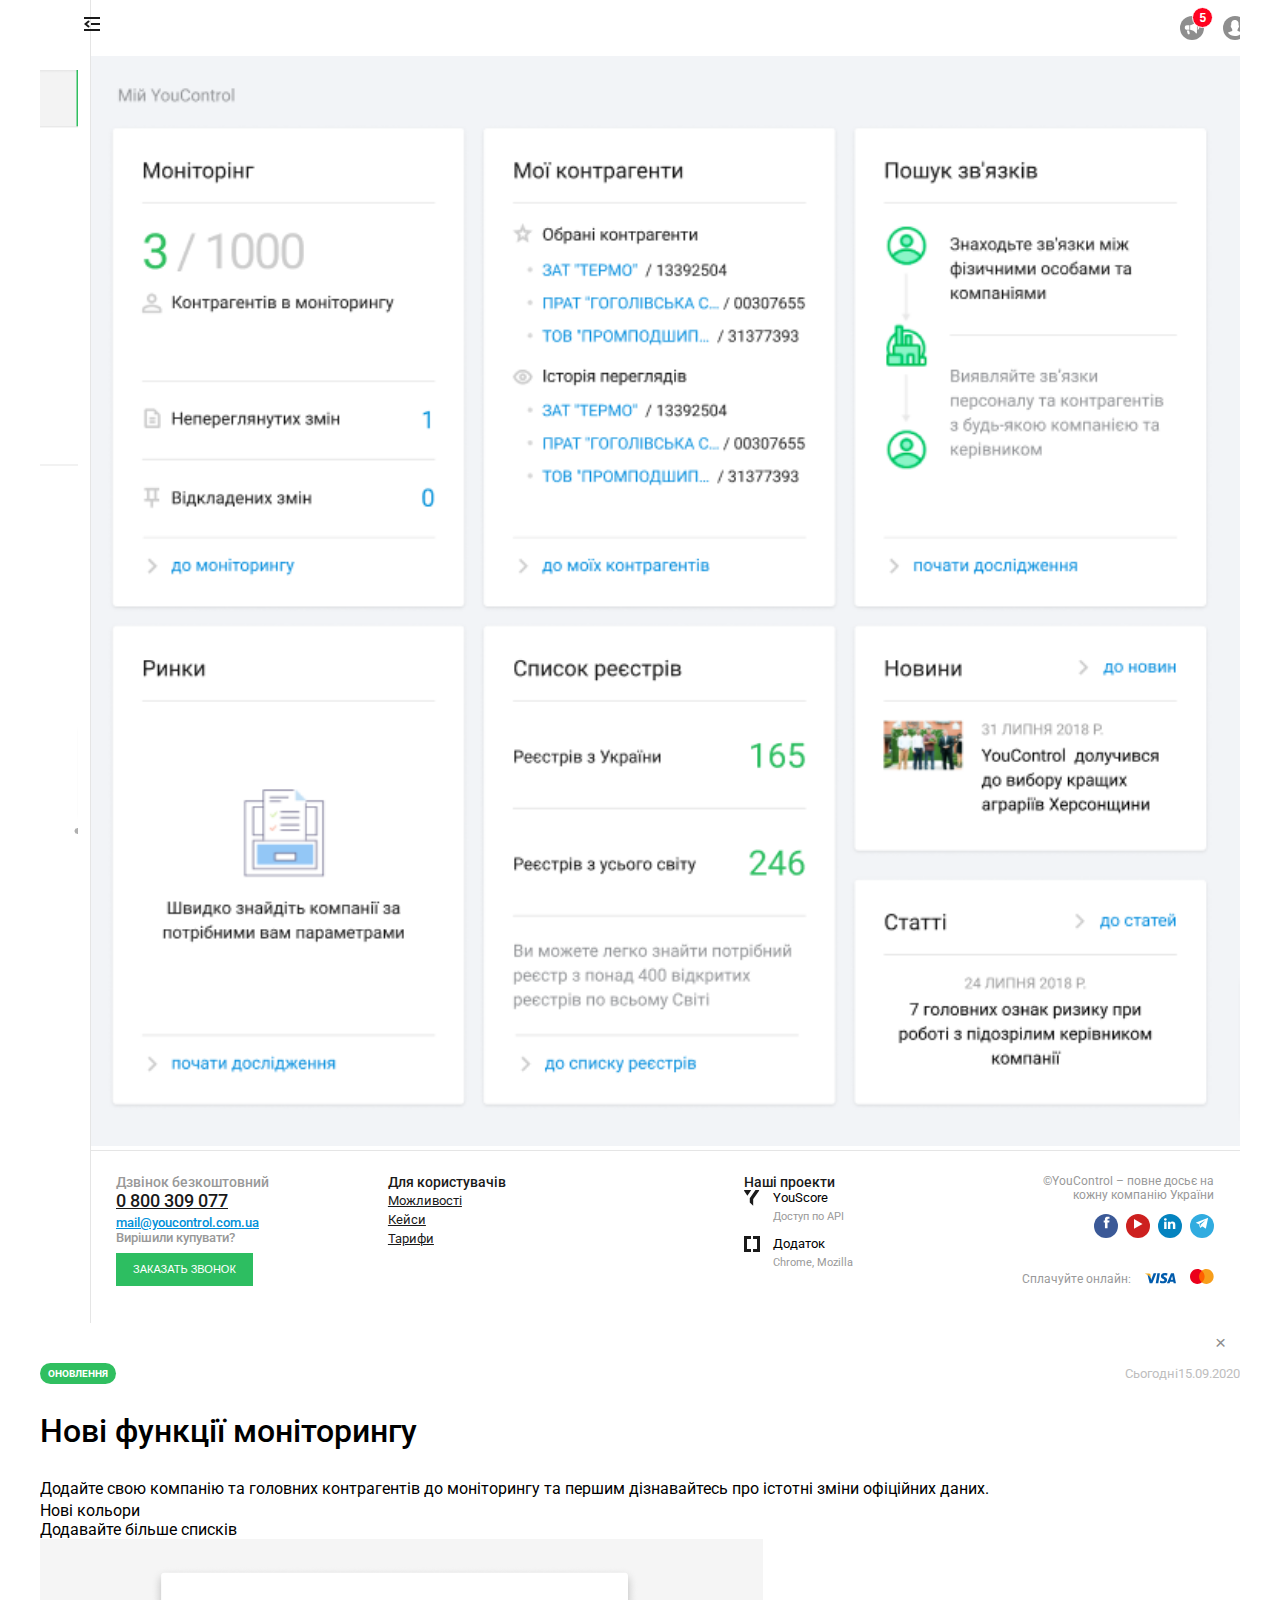
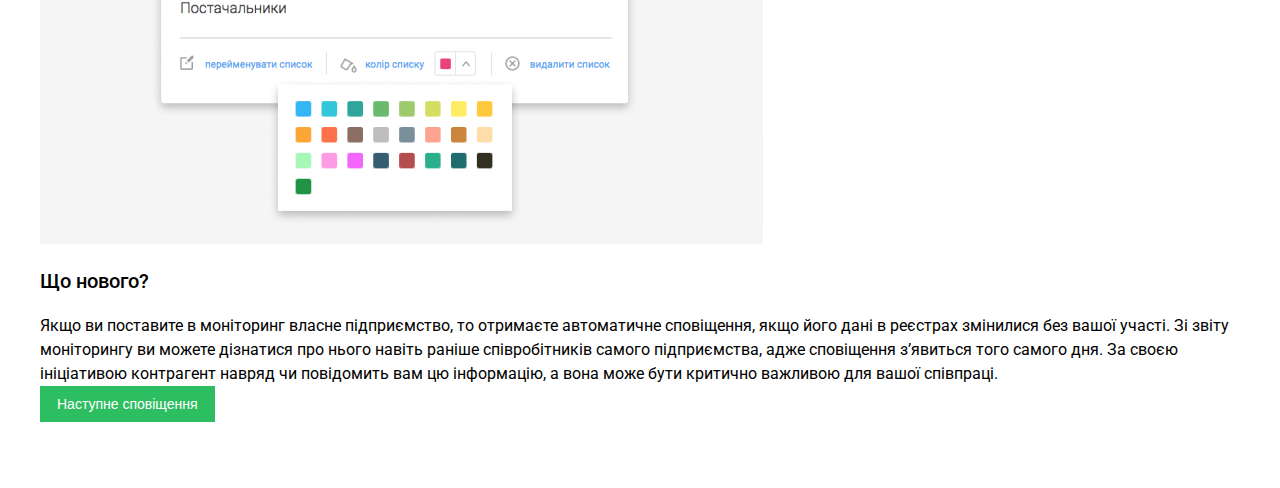
<file: index.html>
<!DOCTYPE html>
<html lang="en">
<head>
    <meta charset="UTF-8">
    <meta name="viewport" content="width=device-width, initial-scale=1">
    <title>You control</title>
    <!-- Bootstrap CSS CDN -->
    <link rel="stylesheet" href="https://stackpath.bootstrapcdn.com/bootstrap/4.1.0/css/bootstrap.min.css"
          integrity="sha384-9gVQ4dYFwwWSjIDZnLEWnxCjeSWFphJiwGPXr1jddIhOegiu1FwO5qRGvFXOdJZ4" crossorigin="anonymous">
    <link href="https://fonts.googleapis.com/css2?family=Roboto:wght@300;400;500;700&display=swap" rel="stylesheet">
    <link rel="stylesheet" href="css/styles.css">
    <link rel="stylesheet" href="css/media.css">
    <!-- jQuery CDN - Slim version (=without AJAX) -->
    <script src="https://code.jquery.com/jquery-3.3.1.slim.min.js"
            integrity="sha384-q8i/X+965DzO0rT7abK41JStQIAqVgRVzpbzo5smXKp4YfRvH+8abtTE1Pi6jizo"
            crossorigin="anonymous"></script>
</head>
<body>

<div class="wrapper">

    <!--  fixed scrooll header -->
    <div class="bottomMenu hide">
        <div class="header-wrap">
            <div class="menu-wrap">
                <button class="btn-menu info sidebarCollapse" type="button"><span
                        class="notificationNews">5</span>
                </button>
                <button class="btn-menu user"></button>
            </div>
        </div>
    </div>
    <!--  fixed scrooll header -->

    <!--  Left sidebar -->
    <nav id="sidebarLeft" class="animation-sl">
        <div class="sidebarLeft-header">
            <div class="logo">
                <a href="index.html">
                    <img src="img/logo.svg" alt="logo you control">
                </a>
            </div>
            <div>
                <button type="button" id="sidebarCollapseLeft" class="btn-nav">
                    <img src="img/menu.svg"  alt="menu">
                </button>
            </div>
        </div>
        <div>
            <img src="img/sidebar-left.png" class="w-100" alt="sidebar-left">
        </div>
    </nav>
    <!--  Left sidebar -->

    <!-- Page Content -->
    <div id="content">

        <div class="header-wrap">
            <div class="menu-wrap">
                <button class="btn-menu info sidebarCollapse" type="button" ><span
                        class="notificationNews">5</span>
                </button>
                <button class="btn-menu user"></button>
            </div>
        </div>

        <!-- Page Content -->
        <main class="container p-0">
            <!-- Sidebar right -->
            <div class="sidebar s-right">
                <div id="sidebarRight" class="animation-sr">
                    <div class="newNews-wrap">
                        <div class="newNews hide">
                            <div class="sidebar-right-header">
                                <h4>Сповіщення від YouControl</h4>
                            </div>
                            <div id="sidebar-right-content" class="sidebar-right-content content-p"></div>
                        </div>

                        <div class="sidebar-right-footer">
                            <a href="account.html" class="btn btn-success w-100">Переглянути всі</a>
                        </div>
                    </div>

                    <div class="noNews hide">
                        <img src="img/news.svg" alt="news">
                        <p>Тут будуть показані всі нові сповіщення</p>
                    </div>
                </div>
            </div>
            <section class="">
                <img src="img/content-page.png" class="bg-content" alt="content">
            </section>
        </main>
        <!-- Page Content -->

        <footer class="container p-0">
            <div class="footer-content">
                <div class="footer-feedback">
                    <div class="feedback mb-3">
                        <h4 class="mb-2">Дзвінок безкоштовний</h4>
                        <a href="tel:0800309077" class="tell">0 800 309 077</a>
                        <a href="mailto:mail@youcontrol.com.ua" class="email small-txt">mail@youcontrol.com.ua</a>
                    </div>
                    <div class="request-call">
                        <p>Вирішили купувати?</p>
                        <button class="btn btn-success" type="button" data-bs-toggle="modal"
                                data-bs-target="#exampleModal">
                            Заказать звонок
                        </button>
                    </div>
                </div>
                <div class="footer-nav">
                    <div class="footer-user">
                        <h4 class="mb-2">Для користувачів</h4>
                        <ul>
                            <li><a href="#" class="small-txt">Можливості</a></li>
                            <li><a href="#" class="small-txt">Кейси</a></li>
                            <li><a href="#" class="small-txt">Тарифи</a></li>
                        </ul>
                    </div>
                    <div class="footer-project">
                        <h4 class="mb-2">Наші проекти</h4>
                        <div class="project">
                            <div class="project-icon">
                                <img src="img/youscore_logo.svg" alt="YouScore">
                            </div>
                            <div class="project-name">
                                <p class="small-txt">YouScore</p>
                                <span>Доступ по API</span>
                            </div>
                        </div>
                        <div class="project">
                            <div class="project-icon">
                                <img src="img/extensions.svg" alt="Додаток">
                            </div>
                            <div class="project-name">
                                <p class="small-txt">Додаток</p>
                                <span>Chrome, Mozilla</span>
                            </div>
                        </div>
                    </div>
                </div>
                <div class="footer-social">
                    <div class="social-wrap">
                        <p>©YouControl – повне досьє на кожну компанію України</p>
                        <ul>
                            <li>
                                <a href="#" class="social facebook">
                                    <img src="img/facebook.svg" alt="facebook">
                                </a>
                            </li>
                            <li>
                                <a href="#" class="social youtube">
                                    <img src="img/youtube.svg" alt="youtube">
                                </a>
                            </li>
                            <li>
                                <a href="#" class="social linkedin">
                                    <img src="img/linkedin.svg" alt="linkedin">
                                </a>
                            </li>
                            <li>
                                <a href="#" class="social telegram">
                                    <img src="img/telegram.svg" alt="telegram">
                                </a>
                            </li>
                        </ul>
                    </div>
                    <div class="payment-wrap">
                        <p>Сплачуйте онлайн:</p>
                        <ul>
                            <li class="payment">
                                <img src="img/visa.svg" alt="visa">
                            </li>
                            <li class="payment">
                                <img src="img/mastercard.svg" alt="mastercard">
                            </li>
                        </ul>
                    </div>
                </div>
            </div>

        </footer>
    </div>
</div>

<!-- Modal News -->
<div class="modal fade" id="modalNews" aria-labelledby="exampleModalScrollableTitle" role="dialog">
    <div class="modal-dialog modal-lg">
        <div class="modal-content">
            <div class="modal-header">
                <button type="button" class="btn-close" data-bs-dismiss="modal">
                    <span aria-hidden="true">×</span>
                </button>
            </div>
            <div class="modal-body modal-dialog-scrollable">
                <div class="news-notification">
                    <span class="notification-category success">оновлення</span>
                    <p><span class="mr-1">Сьогодні</span>15.09.2020</p>
                </div>
                <div class="notification-content mt-4">
                    <h2>Нові функції моніторингу</h2>
                    <p>Додайте свою компанію та головних контрагентів до моніторингу та першим дізнавайтесь про істотні зміни офіційних даних.</p>
                    <ul class="my-4">
                        <li>Нові кольори</li>
                        <li>Додавайте більше списків</li>
                    </ul>
                    <img src="img/notification1.png" class="w-100" alt="notification">
                    <h3 class="mt-4">Що нового?</h3>
                    <p>Якщо ви поставите в моніторинг власне підприємство, то отримаєте автоматичне сповіщення, якщо його дані в реєстрах змінилися без вашої участі. Зі звіту моніторингу ви можете дізнатися про нього навіть раніше співробітників самого підприємства, адже сповіщення з’явиться того самого дня. За своєю ініціативою контрагент навряд чи повідомить вам цю інформацію, а вона може бути критично важливою для вашої співпраці.</p>
                </div>
            </div>
            <div class="modal-footer">
                <button type="button" class="btn btn-success">Наступне сповіщення</button>
            </div>
        </div>
    </div>
</div>


</body>
<!-- Popper.JS -->
<script src="https://cdnjs.cloudflare.com/ajax/libs/popper.js/1.14.0/umd/popper.min.js"
        integrity="sha384-cs/chFZiN24E4KMATLdqdvsezGxaGsi4hLGOzlXwp5UZB1LY//20VyM2taTB4QvJ"
        crossorigin="anonymous"></script>
<!-- Bootstrap JS -->
<script src="https://stackpath.bootstrapcdn.com/bootstrap/4.1.0/js/bootstrap.min.js"
        integrity="sha384-uefMccjFJAIv6A+rW+L4AHf99KvxDjWSu1z9VI8SKNVmz4sk7buKt/6v9KI65qnm"
        crossorigin="anonymous"></script>
<script src="js/news.js"></script>
<script src="js/main.js"></script>
</html>
</file>
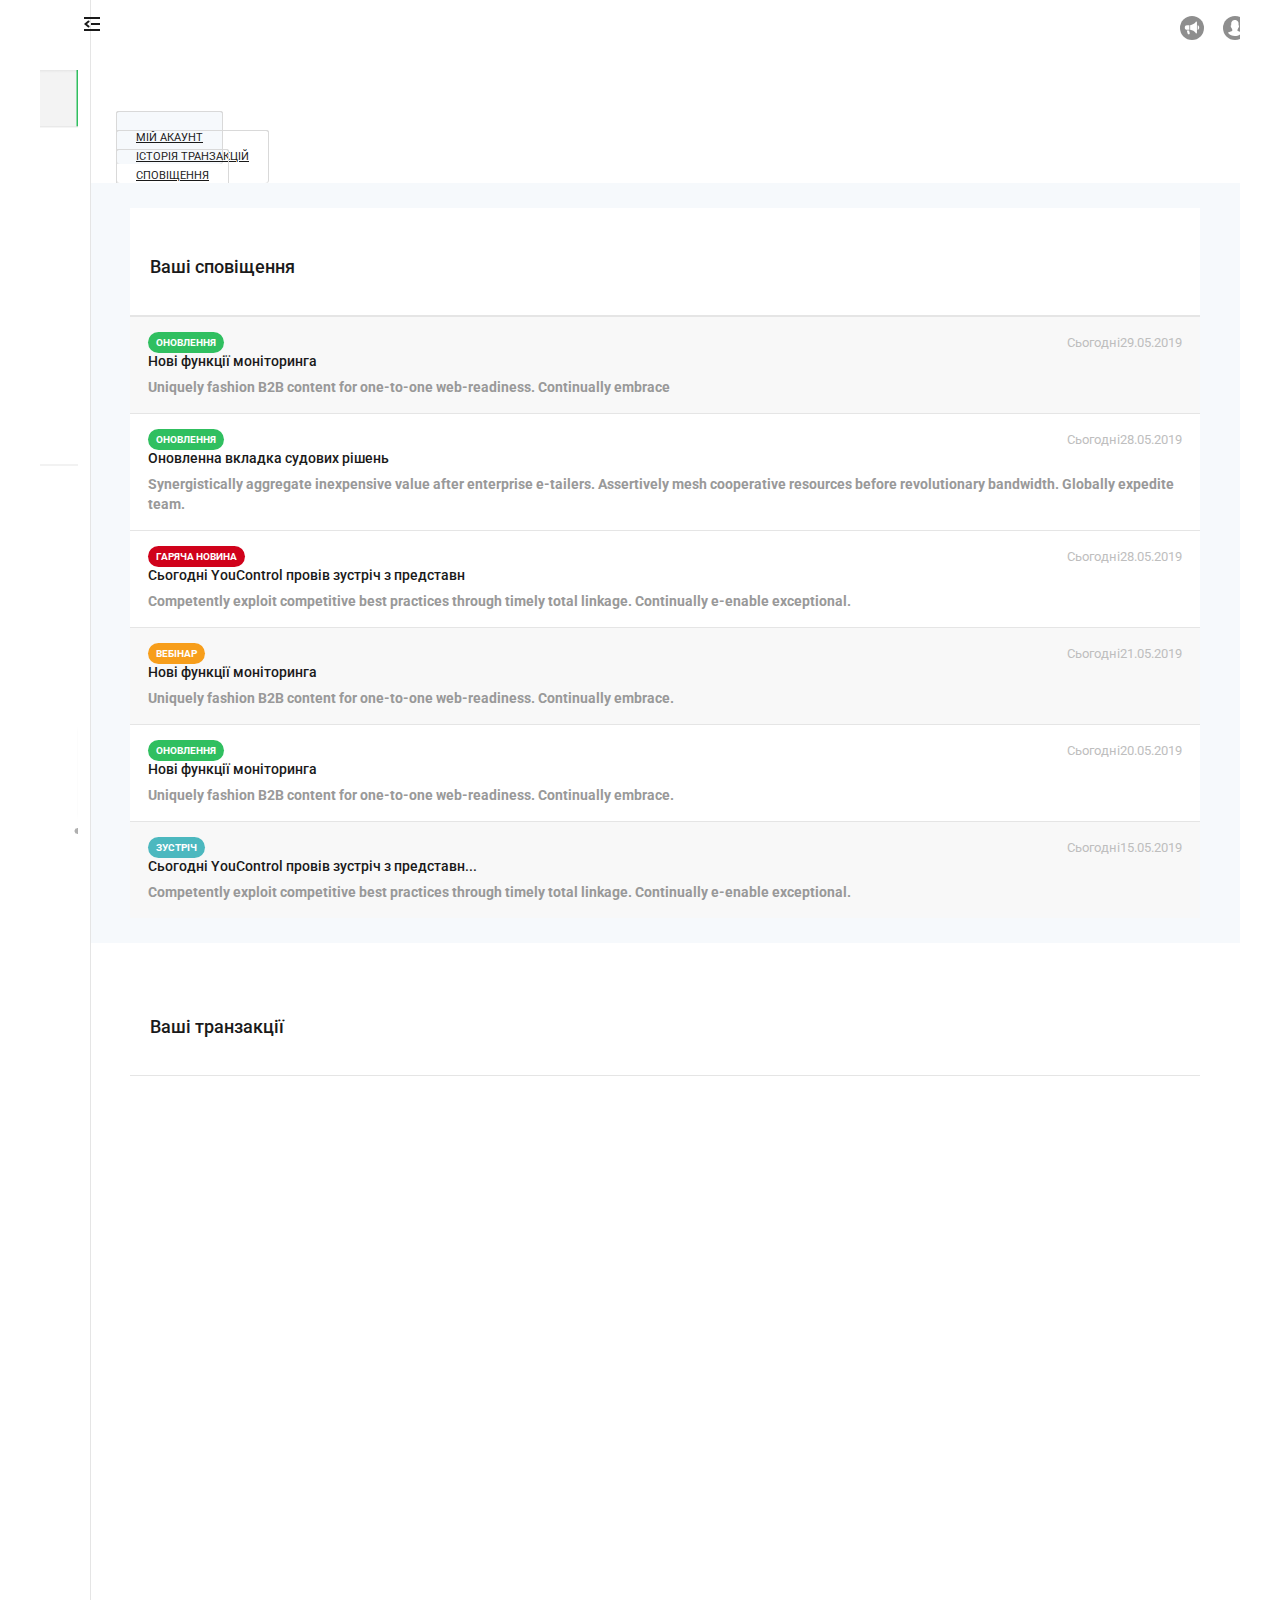
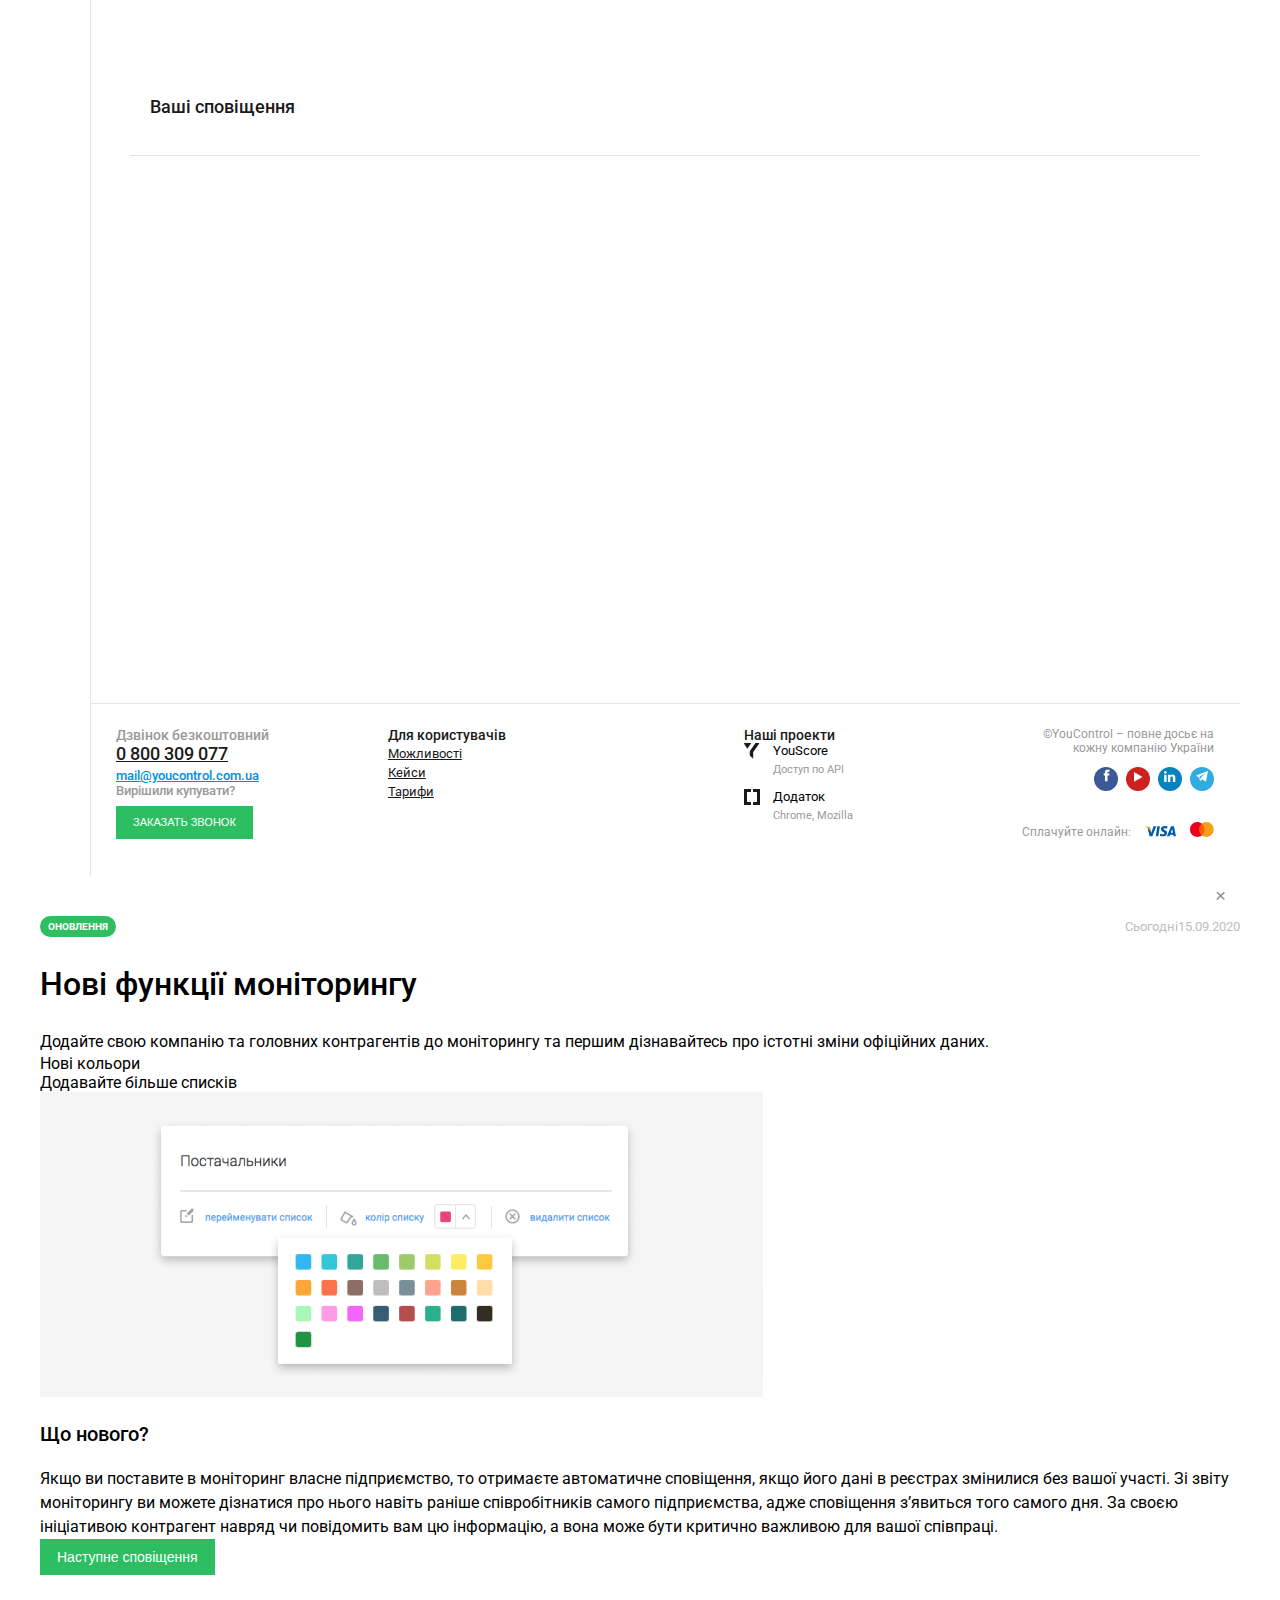
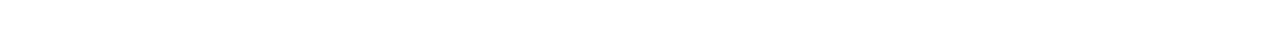
<file: account.html>
<!DOCTYPE html>
<html lang="en">
<head>
    <meta charset="UTF-8">
    <meta name="viewport" content="width=device-width, initial-scale=1">
    <title>You control</title>
    <!-- Bootstrap CSS CDN -->
    <link rel="stylesheet" href="https://stackpath.bootstrapcdn.com/bootstrap/4.1.0/css/bootstrap.min.css"
          integrity="sha384-9gVQ4dYFwwWSjIDZnLEWnxCjeSWFphJiwGPXr1jddIhOegiu1FwO5qRGvFXOdJZ4" crossorigin="anonymous">
    <link href="https://fonts.googleapis.com/css2?family=Roboto:wght@300;400;500;700&display=swap" rel="stylesheet">
    <link rel="stylesheet" href="css/styles.css">
    <link rel="stylesheet" href="css/media.css">
    <!-- jQuery CDN - Slim version (=without AJAX) -->
    <script src="https://code.jquery.com/jquery-3.3.1.slim.min.js"
            integrity="sha384-q8i/X+965DzO0rT7abK41JStQIAqVgRVzpbzo5smXKp4YfRvH+8abtTE1Pi6jizo"
            crossorigin="anonymous"></script>
</head>
<body>

<div class="wrapper">

    <!--  fixed scrooll header -->
    <div class="bottomMenu hide">
        <div class="header-wrap">
            <div class="menu-wrap">
                <button class="btn-menu info sidebarCollapse" type="button"><span
                        class="notificationNews">5</span>
                </button>
                <button class="btn-menu user"></button>
            </div>
        </div>
    </div>
    <!--  fixed scrooll header -->

    <!--  Left sidebar -->
    <nav id="sidebarLeft" class="animation-sl">
        <div class="sidebarLeft-header">
            <div class="logo">
                <a href="index.html">
                    <img src="img/logo.svg" alt="logo you control">
                </a>
            </div>
            <div>
                <button type="button" id="sidebarCollapseLeft" class="btn-nav">
                    <img src="img/menu.svg" alt="menu">
                </button>
            </div>
        </div>
        <div>
            <img src="img/sidebar-left.png" class="w-100" alt="sidebar-left">
        </div>
    </nav>
    <!--  Left sidebar -->

    <!-- Page Content -->
    <div id="content">

        <div class="header-wrap">
            <div class="menu-wrap">
                <button class="btn-menu info sidebarCollapse" type="button" ><span
                        class="notificationNews">5</span>
                </button>
                <button class="btn-menu user"></button>
            </div>
        </div>

        <main class="container p-0">
            <!-- Sidebar right -->
            <div class="sidebar s-right">
                <div id="sidebarRight" class="animation-sr">
                    <div class="newNews hide">
                        <div class="sidebar-right-header">
                            <h4>Сповіщення від YouControl</h4>
                        </div>
                        <div class="sidebar-right-content"> </div>
                        <div class="sidebar-right-footer">
                            <a href="account.html" class="btn btn-success w-100">Переглянути всі</a>
                        </div>
                    </div>

                    <div class="noNews hide">
                        <div>
                            <img src="img/news.svg" class="mb-3" alt="news">
                            <p>Тут будуть показані всі нові сповіщення</p>
                        </div>
                    </div>
                </div>
            </div>
            <section class="account-info">
                <!-- Nav tabs -->
                <ul class="nav nav-tabs">
                    <li class="nav-item">
                        <a class="nav-link active" data-toggle="tab" href="#home">Мій акаунт</a>
                    </li>
                    <li class="nav-item">
                        <a class="nav-link" data-toggle="tab" href="#menu1">Історія транзакцій</a>
                    </li>
                    <li class="nav-item">
                        <a class="nav-link" data-toggle="tab" href="#menu2">Сповіщення</a>
                    </li>
                </ul>

                <!-- Tab panes -->
                <div class="tab-content">
                    <div class="tab-pane active container" id="home">
                        <div class="account-notification">
                            <div class="headline-tabs">
                                <h3>Ваші сповіщення</h3>
                            </div>
                            <div class="notification">
                                <div id="sidebar-right-content"></div>
                            </div>
                        </div>
                    </div>
                    <div class="tab-pane container" id="menu1">
                        <div class="account-notification">
                            <div class="headline-tabs">
                                <h3>Ваші транзакції</h3>
                            </div>
                            <div class="notification"></div>
                        </div>
                    </div>
                    <div class="tab-pane container" id="menu2">
                        <div class="account-notification">
                            <div class="headline-tabs">
                                <h3>Ваші сповіщення</h3>
                            </div>
                            <div class="notification"></div>
                        </div>
                    </div>
                </div>
            </section>
        </main>

        <footer class="container p-0">
            <div class="footer-content">
                <div class="footer-feedback">
                    <div class="feedback mb-3">
                        <h4 class="mb-2">Дзвінок безкоштовний</h4>
                        <a href="tel:0800309077" class="tell">0 800 309 077</a>
                        <a href="mailto:mail@youcontrol.com.ua" class="email small-txt">mail@youcontrol.com.ua</a>
                    </div>
                    <div class="request-call">
                        <p>Вирішили купувати?</p>
                        <button class="btn btn-success" type="button" data-bs-toggle="modal"
                                data-bs-target="#exampleModal">
                            Заказать звонок
                        </button>
                    </div>
                </div>
                <div class="footer-nav">
                    <div class="footer-user">
                        <h4 class="mb-2">Для користувачів</h4>
                        <ul>
                            <li><a href="#" class="small-txt">Можливості</a></li>
                            <li><a href="#" class="small-txt">Кейси</a></li>
                            <li><a href="#" class="small-txt">Тарифи</a></li>
                        </ul>
                    </div>
                    <div class="footer-project">
                        <h4 class="mb-2">Наші проекти</h4>
                        <div class="project">
                            <div class="project-icon">
                                <img src="img/youscore_logo.svg" alt="YouScore">
                            </div>
                            <div class="project-name">
                                <p class="small-txt">YouScore</p>
                                <span>Доступ по API</span>
                            </div>
                        </div>
                        <div class="project">
                            <div class="project-icon">
                                <img src="img/extensions.svg" alt="Додаток">
                            </div>
                            <div class="project-name">
                                <p class="small-txt">Додаток</p>
                                <span>Chrome, Mozilla</span>
                            </div>
                        </div>
                    </div>
                </div>
                <div class="footer-social">
                    <div class="social-wrap">
                        <p>©YouControl – повне досьє на кожну компанію України</p>
                        <ul>
                            <li>
                                <a href="#" class="social facebook">
                                    <img src="img/facebook.svg" alt="facebook">
                                </a>
                            </li>
                            <li>
                                <a href="#" class="social youtube">
                                    <img src="img/youtube.svg" alt="youtube">
                                </a>
                            </li>
                            <li>
                                <a href="#" class="social linkedin">
                                    <img src="img/linkedin.svg" alt="linkedin">
                                </a>
                            </li>
                            <li>
                                <a href="#" class="social telegram">
                                    <img src="img/telegram.svg" alt="telegram">
                                </a>
                            </li>
                        </ul>
                    </div>
                    <div class="payment-wrap">
                        <p>Сплачуйте онлайн:</p>
                        <ul>
                            <li class="payment">
                                <img src="img/visa.svg" alt="visa">
                            </li>
                            <li class="payment">
                                <img src="img/mastercard.svg" alt="mastercard">
                            </li>
                        </ul>
                    </div>
                </div>
            </div>

        </footer>

    </div>
</div>

<!-- Modal News -->
<div class="modal fade" id="modalNews" aria-labelledby="exampleModalScrollableTitle" role="dialog">
    <div class="modal-dialog modal-lg">
        <div class="modal-content">
            <div class="modal-header">
                <button type="button" class="btn-close" data-bs-dismiss="modal">
                    <span aria-hidden="true">×</span>
                </button>
            </div>
            <div class="modal-body modal-dialog-scrollable">
                <div class="news-notification">
                    <span class="notification-category success">оновлення</span>
                    <p><span class="mr-1">Сьогодні</span>15.09.2020</p>
                </div>
                <div class="notification-content mt-4">
                    <h2>Нові функції моніторингу</h2>
                    <p>Додайте свою компанію та головних контрагентів до моніторингу та першим дізнавайтесь про істотні зміни офіційних даних.</p>
                    <ul class="my-4">
                        <li>Нові кольори</li>
                        <li>Додавайте більше списків</li>
                    </ul>
                    <img src="img/notification1.png" class="w-100" alt="notification">
                    <h3 class="mt-4">Що нового?</h3>
                    <p>Якщо ви поставите в моніторинг власне підприємство, то отримаєте автоматичне сповіщення, якщо його дані в реєстрах змінилися без вашої участі. Зі звіту моніторингу ви можете дізнатися про нього навіть раніше співробітників самого підприємства, адже сповіщення з’явиться того самого дня. За своєю ініціативою контрагент навряд чи повідомить вам цю інформацію, а вона може бути критично важливою для вашої співпраці.</p>
                </div>
            </div>
            <div class="modal-footer">
                <button type="button" class="btn btn-success">Наступне сповіщення</button>
            </div>
        </div>
    </div>
</div>


</body>

<!-- Popper.JS -->
<script src="https://cdnjs.cloudflare.com/ajax/libs/popper.js/1.14.0/umd/popper.min.js"
        integrity="sha384-cs/chFZiN24E4KMATLdqdvsezGxaGsi4hLGOzlXwp5UZB1LY//20VyM2taTB4QvJ"
        crossorigin="anonymous"></script>
<!-- Bootstrap JS -->
<script src="https://stackpath.bootstrapcdn.com/bootstrap/4.1.0/js/bootstrap.min.js"
        integrity="sha384-uefMccjFJAIv6A+rW+L4AHf99KvxDjWSu1z9VI8SKNVmz4sk7buKt/6v9KI65qnm"
        crossorigin="anonymous"></script>

<script src="js/news.js"></script>
<script src="js/main.js"></script>
</html>
</file>
<file: css/styles.css>
:root {
    --ligth-text: #999999;
    --dark-text: #1A1A1A;
    --gray-txt: #717171;
    --btn-bright: #2DBE61;
    --btn-bright-ligth: #2DBE61;
    --bg-main: #fff;
    --bg-gray: #f6f9fc;
    --light-gray: #F8F8F8;
    --success: #30BF60;
    --danger: #D0021B;
    --news-inform: #4CB8BF;
    --news-warning: #F79E1B;
}


body {
    padding: 0;
    font-family: Roboto, sans-serif;
    max-width: 1200px;
    margin: 0 auto;
}

.bottomMenu {
    -webkit-box-pack: center;
    -ms-flex-pack: center;
    justify-content: center;
    display: -webkit-box;
    display: -ms-flexbox;
    display: flex;
    position: fixed;
    top: 0;
    width: 100%;
    height: 60px;
    z-index: 1;
    text-align: center;
    color: #ccc;
    line-height: 60px;
}

#content{
    width: 100%;
    /*display: grid;*/
    /*grid-template-columns: auto;*/
    /*grid-template-rows: 50px auto 50px;*/
    /*grid-template-areas: "header" "content " "footer";*/
}

button{
    border: none;
    cursor: pointer;
}

button:focus{
    outline: none;
}

p{
    margin: 0;
}

a{
    cursor: pointer;
    color: var(--dark-text);
}

a:hover{
    color: var(--btn-bright);
    text-decoration: none;
}

ul {
    margin: 0;
    padding-left: 0;
}
li {
    list-style-type: none;
}

.success {
    background-color: var(--success);
}

.danger{
    background-color: var(--danger);
}

.inform{
    background-color: var(--news-inform);
}

.warning{
    background-color: var(--news-warning);
}

.open{
    background-color: var(--light-gray);
}

.no-open{
    background-color: var(--bg-main);
}

h4{
    font-size: 14px;
    line-height: 16px;
    font-weight: 500;
    margin: 0;
    color: var(--dark-text);
}

.small-txt{
    font-size: 13px;
    line-height: 15px;
    font-weight: normal;
}

.btn-success{
    border: 1px solid  var(--btn-bright);
    background-color: var(--btn-bright);
    color: #fff;
    padding: 9px 16px;
    font-size: 14px;
    line-height: 16px;
}

.btn-success:hover{
    border: 1px solid  var(--btn-bright);
    color: var(--btn-bright);
    background-color: var(--bg-main);
}

/* left sibebar */

.wrapper {
    display: -webkit-box;
    display: -ms-flexbox;
    display: flex;
    max-width: 1200px;
    -webkit-box-pack: center;
    -ms-flex-pack: center;
    justify-content: center;
    -webkit-box-align: stretch;
    -ms-flex-align: stretch;
    align-items: stretch;
    overflow: hidden;
}

#sidebarLeft {
    background-color: var(--bg-main);
    min-width: 250px;
    max-width: 250px;
    min-height: 100vh;
    margin-left: -200px;
    -webkit-box-shadow: 1px 0 0 #E5E5E5;
    box-shadow: 1px 0 0 #E5E5E5;
    z-index: 100;
    display: -webkit-box;
    display: -ms-flexbox;
    display: flex;
    -webkit-box-orient: vertical;
    -webkit-box-direction: normal;
    -ms-flex-direction: column;
    flex-direction: column;
    -webkit-box-pack: start;
    -ms-flex-pack: start;
    justify-content: start;
}

#sidebarLeft.active {
    margin-left: 0;
    -webkit-animation:animation-sl 0.3s linear forwards;
    animation:animation-sl 0.3s linear forwards;
}

@-webkit-keyframes animation-sl{
    from{
        -webkit-transform:translateX(-200px);
        transform:translateX(-200px);
    }
    to{
        -webkit-transform:translateX(0);
        transform:translateX(0);
    }
}

@keyframes animation-sl{
    from{
        -webkit-transform:translateX(-200px);
        transform:translateX(-200px);
    }
    to{
        -webkit-transform:translateX(0);
        transform:translateX(0);
    }
}

a[data-toggle="collapse"] {
    position: relative;
}

.dropdown-toggle::after {
    display: block;
    position: absolute;
    top: 50%;
    right: 20px;
    -webkit-transform: translateY(-50%);
    -ms-transform: translateY(-50%);
    transform: translateY(-50%);
}

.sidebarLeft-header{
    width: 100%;
    height: -webkit-min-content;
    height: -moz-min-content;
    height: min-content;
    padding: 16px;
    display: -webkit-box;
    display: -ms-flexbox;
    display: flex;
    -webkit-box-pack: justify;
    -ms-flex-pack: justify;
    justify-content: space-between;
}

.btn-nav{
    background-color: transparent;
}

.header-wrap{
    grid-area: header;
    /*position: fixed;*/
    /*top: 0;*/
    width: 100%;
    max-width: 1200px;
    /*margin: 0 auto;*/
    /*overflow: hidden;*/
    display: -webkit-box;
    display: -ms-flexbox;
    display: flex;
    -webkit-box-pack: end;
    -ms-flex-pack: end;
    justify-content: flex-end;
    -webkit-box-align: center;
    -ms-flex-align: center;
    align-items: center;
    z-index: 12;
    background-color:  var(--bg-main);
    padding: 16px;
}

main{
    grid-area: content;
}

.container,
.content{
    position: relative;
    max-width: 1200px;
}

.bg-content{
    width: 100%;
}

.btn-menu {
    background-color: #8E8E8E;
    width: 24px;
    height: 24px;
    border-radius: 50%;
    background-repeat: no-repeat;
    background-position: center;
    border: none;
}

.btn-menu:hover{
    background-color: var(--btn-bright);
}

.menu-wrap{
    width: 85px;
    display: -webkit-box;
    display: -ms-flexbox;
    display: flex;
    -ms-flex-pack: distribute;
    justify-content: space-around;
}

.info{
    position: relative;
    background-image: url("../img/info.svg");
}

.info > span {
    width: 19px;
    height: 19px;
    position: absolute;
    font-size: 12px;
    line-height: 20px;
    font-weight: bold;
    color: #fff;
    top: -9px;
    right: -9px;
    background-color: #FF0320;
    border-radius: 50%;
    border: 1px solid #fff;
}

.user {
    background-image: url("../img/user.svg");
}

/*footer*/
footer{
    grid-area: footer;
    background: #fff;
    -webkit-box-shadow: inset 0 1px 0 #E5E5E5;
    box-shadow: inset 0 1px 0 #E5E5E5;
}

.footer-content{
    display: -webkit-box;
    display: -ms-flexbox;
    display: flex;
    -webkit-box-pack: justify;
    -ms-flex-pack: justify;
    justify-content: space-between;
    -ms-flex-wrap: nowrap;
    flex-wrap: nowrap;
    padding: 24px 26px 37px;
}

.footer-nav{
    width: 80%;
    display: inherit;
    -ms-flex-pack: distribute;
    justify-content: space-around;
}

.footer-feedback{
    -webkit-box-ordinal-group: 2;
    -ms-flex-order: 1;
    order: 1;
}

.feedback > h4{
    color: var(--ligth-text);
    white-space: nowrap;
}

.tell{
    font-size: 18px;
    line-height: 21px;
    font-weight: 500;
    color: var(--dark-text);
    margin-top: 4px;
}

.email{
    color: #0090D9;
    font-weight: 500;
    margin-top: 4px;
    display: block;
}

.request-call > button{
    font-size: 11px;
    line-height: 13px;
    text-transform: uppercase;
}

.footer-nav{
    -webkit-box-ordinal-group: 3;
    -ms-flex-order: 2;
    order: 2;
}

.request-call > p{
    font-size: 13px;
    line-height: 15px;
    font-weight: 500;
    color: var(--ligth-text);
    margin-bottom: 8px;
}

.project{
    display: -webkit-box;
    display: -ms-flexbox;
    display: flex;
    margin-bottom: 12px;
}

.project-icon{
    margin-right: 13px;
}

.project-name span{
    color: var(--ligth-text);
    font-size: 11px;
    line-height: 13px;
    margin-top: 4px;
}

.footer-social{
    -webkit-box-ordinal-group: 4;
    -ms-flex-order: 3;
    order: 3;
    display: inherit;
    -webkit-box-orient: vertical;
    -webkit-box-direction: normal;
    -ms-flex-direction: column;
    flex-direction: column;
    -webkit-box-pack: justify;
    -ms-flex-pack: justify;
    justify-content: space-between;
}

.social-wrap{
    display: -webkit-box;
    display: -ms-flexbox;
    display: flex;
    -webkit-box-pack: end;
    -ms-flex-pack: end;
    justify-content: flex-end;
    -ms-flex-wrap: wrap;
    flex-wrap: wrap;
}

.social-wrap > p,
.payment-wrap > p{
    max-width: 175px;
    text-align: right;
    font-size: 12px;
    line-height: 14px;
    font-weight: 400;
    color: var(--ligth-text);
}

.social-wrap > ul {
    width: 100%;
    display: inherit;
    -webkit-box-pack: inherit;
    -ms-flex-pack: inherit;
    justify-content: inherit;
}

.social{
    display: block;
    width: 24px;
    height: 24px;
    border-radius: 50%;
    text-align: center;
    margin: 12px 0 0 8px;
}

.facebook{
    background-color: rgba(59,89,151, 1);
}

.facebook:hover{
    background-color: rgba(59,89,151, 0.7);
}

.youtube{
    background-color: rgba(205,32,31, 1);
}

.youtube:hover{
    background-color: rgba(205,32,31, 0.7);
}

.linkedin{
    background-color: rgba(4,131,191, 1);
}

.linkedin:hover{
    background-color: rgba(4,131,191, 0.7);
}

.telegram{
    background-color: rgba(49,172,224, 1);
}

.telegram:hover{
    background-color: rgba(49,172,224, 0.7);
}

.payment{
    display: block;
    margin: 0 0 2px 14px;
}

.payment-wrap{
    display: -webkit-box;
    display: -ms-flexbox;
    display: flex;
    -webkit-box-pack: end;
    -ms-flex-pack: end;
    justify-content: flex-end;
    -webkit-box-align: end;
    -ms-flex-align: end;
    align-items: flex-end;
    -ms-flex-wrap: nowrap;
    flex-wrap: nowrap;
}

.payment-wrap > ul > li > img{
    vertical-align: bottom;
}

.payment-wrap > ul{
    display: inherit;
}

.sidebar{
    position: relative;
    display: -webkit-box;
    display: -ms-flexbox;
    display: flex;
    max-width: 1200px;
}

/* Sidebar Left */

.s-left{
    -webkit-box-pack: start;
    -ms-flex-pack: start;
    justify-content: start;
}

/* Sidebar Right */

.s-right{
    -webkit-box-pack: end;
    -ms-flex-pack: end;
    justify-content: flex-end;
    overflow: hidden;
}

#sidebarRight {
    position: fixed;
    background-color:  var(--bg-main);
    -webkit-box-shadow: 0 4px 8px rgba(0, 0, 0, 0.3);
    box-shadow: 0 4px 8px rgba(0, 0, 0, 0.3);
    min-height: 100%;
    min-width: 420px;
    max-width: 420px;
    display: none;
    z-index: 11;
}

#sidebarRight.active{
    display: block;
    -webkit-animation:animation-sr 0.5s linear forwards;
    animation:animation-sr 0.5s linear forwards;
}

@-webkit-keyframes animation-sr{
    from{
        -webkit-transform:translateX(100%);
        transform:translateX(100%);
    }
    to{
        -webkit-transform:translateX(0%);
        transform:translateX(0%);
    }
}

@keyframes animation-sr{
    from{
        -webkit-transform:translateX(100%);
        transform:translateX(100%);
    }
    to{
        -webkit-transform:translateX(0%);
        transform:translateX(0%);
    }
}

.newNews{
    display: -ms-grid;
    display: grid;
    -ms-grid-columns: auto;
    grid-template-columns: auto;
    -ms-grid-rows: 70px auto;
    grid-template-rows: 70px auto;
    grid-template-areas: "sidebar-right-header" "sidebar-right-content ";

}

.newNews.active {
    display: -ms-grid;
    display: grid;
    -ms-grid-columns: auto;
    grid-template-columns: auto;
    -ms-grid-rows: -webkit-min-content auto ;
    -ms-grid-rows: min-content auto ;
    grid-template-rows: -webkit-min-content auto ;
    grid-template-rows: min-content auto ;
    grid-template-areas: "sidebar-right-header" "sidebar-right-content ";
}

a[data-toggle="collapse"] {
    position: relative;
}

.sidebar-right-header{
    -ms-grid-row: 1;
    -ms-grid-column: 1;
    grid-area: sidebar-right-header;
    z-index: 2;
    padding: 34px 16px 19px;
}

.newNews.active > .sidebar-right-header{
    -ms-grid-row: 1;
    -ms-grid-column: 1;
}

.sidebar-right-header > h4 {
    color: var(--gray-txt);
    font-weight: 400;
    font-size: 14px;
    line-height: 15px;
}

.sidebar-right-content{
    -ms-grid-row: 2;
    -ms-grid-column: 1;
    grid-area: sidebar-right-content;
    z-index: 1;
    max-height: 75vh;
    overflow: hidden;
    overflow-y: scroll;
}

.newNews.active > .sidebar-right-content{
    -ms-grid-row: 2;
    -ms-grid-column: 1;
}

.content-p{
    padding-bottom: 80px;
}

.news-wrap{
    -webkit-box-shadow: inset 0 1px 0 #E5E5E5;
    box-shadow: inset 0 1px 0 #E5E5E5;
    padding: 16px 18px;
    cursor: pointer;
}

.notification-category,
.notification{
    color: #fff;
    text-align: center;
    font-weight: 700;
    font-size: 10px;
    line-height: 9px;
    border-radius: 12px;
}

.notification-category{
    text-transform: uppercase;
    padding: 6px 8px;
}

.news-notification{
    display: -webkit-box;
    display: -ms-flexbox;
    display: flex;
    -webkit-box-pack: justify;
    -ms-flex-pack: justify;
    justify-content: space-between;
    -webkit-box-align: center;
    -ms-flex-align: center;
    align-items: center;
    text-transform: capitalize;
}

.news-notification{
    font-weight: 400;
    font-size: 13px;
    line-height: 15px;
    color: #BEBEBE;
}

.news-content{
    text-align: start;
    text-transform: inherit;
}

.news-content p{
    margin-top: 8px;
    color: var(--ligth-text);
    font-size: 14px;
    line-height: 20px;
}

.sidebar-right-footer{
    padding: 16px 24px;
    z-index: 2;
    position: fixed;
    bottom: 55px;
    width: 420px;
    background-color: var(--bg-main);
}

/* sidebar right no news */

.noNews{
    display: -webkit-box;
    display: -ms-flexbox;
    display: flex;
    -webkit-box-pack: center;
    -ms-flex-pack: center;
    justify-content: center;
    -webkit-box-align: center;
    -ms-flex-align: center;
    align-items: center;
    height: 100vh;
}

.noNews div {
    text-align: center;
}

.noNews > div > p {
    font-size: 18px;
    line-height: 26px;
    max-width: 240px;
}

.hide{
    display: none;
}

/* tabs */

.account-info{
    margin-top: 70px;
}

.tab-content>.active,
.nav-tabs .nav-item.show .nav-link, .nav-tabs .nav-link.active{
    background-color: var(--bg-gray) ;
    border-color: transparent;
}

.nav-tabs:first-child{
    margin-left: 24px;
}

.tab-content>.tab-pane {
    padding: 25px 40px;
    min-height: 70vh;
}

.account-notification{
    background-color: var(--bg-main);
}

.headline-tabs{
    padding: 30px 20px 20px;
    border-bottom: 1px solid #E5E5E5;
}

.headline-tabs h3{
    font-weight: 500;
    font-size: 18px;
    line-height: 21px;
    color: var(--dark-text);
}

.nav-tabs .nav-link {
    margin: 0 2px;
    -webkit-box-shadow: inset -1px 0 0 #D9D9D9, inset 1px 0 0 #D9D9D9, inset 0 1px 0 #D9D9D9, inset 0 1px 0 #D9D9D9;
    box-shadow: inset -1px 0 0 #D9D9D9, inset 1px 0 0 #D9D9D9, inset 0 1px 0 #D9D9D9, inset 0 1px 0 #D9D9D9;
    border-radius: 3px;
    padding: 20px;
    font-size: 11px;
    line-height: 15px;
    text-transform: uppercase;
}

/* model */

.modal-header{
    display: -webkit-box;
    display: -ms-flexbox;
    display: flex;
    -webkit-box-pack: end;
    -ms-flex-pack: end;
    justify-content: flex-end;
    border-bottom: 0;
    padding: 8px;
}

.modal-header button{
    font-size: 19px;
    color: #8E8E8E;
    background-color: transparent;
}

.notification-content h2{
    font-size: 32px;
    line-height: 40px;
    font-weight: 500;
}

.notification-content h3{
    font-size: 20px;
    line-height: 26px;
    font-weight: 500;
}

.notification-content p{
    font-size: 16px;
    line-height: 24px;
    font-weight: normal;
}

.modal-content {
    height: 85vh;
    border: none;
}

.modal-body{
    max-height: 70vh;
    overflow: hidden;
    overflow-y: scroll;
}

.modal-footer{
    background-color: var(--bg-main);
    border-top: none;
}
</file>
<file: css/media.css>
@media(max-width: 761px) {
    #sidebarLeft.active {
        margin-left: 0;
        position: fixed;
        left: 0;
        height: 100vh;
    }

    /* footer*/
    .footer-content {
        -webkit-box-pack: justify;
        -ms-flex-pack: justify;
        justify-content: space-between;
        -ms-flex-wrap: wrap;
        flex-wrap: wrap;
    }

    .footer-nav {
        width: 100%;
        -webkit-box-pack: justify;
        -ms-flex-pack: justify;
        justify-content: space-between;
    }

    .footer-feedback{
        -webkit-box-ordinal-group: 3;
        -ms-flex-order: 2;
        order: 2;
    }

    .footer-nav{
        -webkit-box-ordinal-group: 2;
        -ms-flex-order: 1;
        order: 1;
    }

    #sidebarRight {
        min-width: 300px;
        max-width: 300px;
    }

    .sidebar-right-footer{
        width: 300px;
    }

    .nav-tabs {
        border-bottom: none;
        display: -webkit-box;
        display: -ms-flexbox;
        display: flex;
        -webkit-box-orient: vertical;
        -webkit-box-direction: normal;
        -ms-flex-direction: column;
        flex-direction: column;
    }


    .nav-tabs .nav-item {
        margin-bottom: 10px;
        text-align: center;
        -webkit-box-shadow: inset -1px 0 0 #D9D9D9, inset 1px 0 0 #D9D9D9, inset 0 1px 0 #D9D9D9, inset 0 -1px 0 #D9D9D9;
        box-shadow: inset -1px 0 0 #D9D9D9, inset 1px 0 0 #D9D9D9, inset 0 1px 0 #D9D9D9, inset 0 -1px 0 #D9D9D9;
    }

    .nav-item > .nav-link{
        margin: 0;
    }

    .nav-tabs {
        margin: 0 15px;
        border-bottom: none;
    }

    .account-info {
        margin-top: 35px;
    }

    .tab-content>.tab-pane {
        padding: 15px 20px;
    }

    .nav-tabs:first-child {
        margin-left: 15px;
    }

    .notification-content h2{
        font-size: 22px;
        line-height: 30px;
    }

    .notification-content h3{
        font-size: 16px;
        line-height: 22px;
    }

    .notification-content p{
        font-size: 14px;
        line-height: 22px;
    }

}

@media(max-width: 487px) {
    /* footer*/
    .footer-content {
        -webkit-box-pack: center;
        -ms-flex-pack: center;
        justify-content: center;
    }

    .footer-nav {
        -ms-flex-pack: distribute;
        justify-content: space-around;
    }

    .feedback,
    .request-call,
    .social-wrap > p,
    .payment-wrap > p{
        text-align: center;
    }

    .social-wrap,
    .payment-wrap{
        -webkit-box-pack: center;
        -ms-flex-pack: center;
        justify-content: center;
    }

    .footer-social,
    .footer-feedback{
        margin-top: 24px;
    }

    .footer-social {
        margin-top: 15px;
    }

}

/* IE */

@media screen and (-ms-high-contrast: active), (-ms-high-contrast: none) {
    .modal-footer{
        background-color: #fff;
    }
    .headline-tabs h3{
        color: #1A1A1A;
    }
    .account-notification{
        background-color: #fff;
    }
    .tab-content>.active,
    .nav-tabs .nav-item.show .nav-link, .nav-tabs .nav-link.active{
        background-color: #f6f9fc ;
    }
    .news-content p{
        color:  #999999;
    }
    .sidebar-right-footer{
        background-color: #fff;
    }
    .sidebar-right-header > h4 {
        color: #717171;
    }
    #sidebarRight {
        background-color:  #fff;
    }
    .social-wrap > p,
    .payment-wrap > p{
        color:  #999999;
    }
    .project-name span{
        color:  #999999;
    }
    .request-call > p{
        color:  #999999;
    }
    .tell{
        color: #1A1A1A;
    }
    .btn-menu:hover{
        background-color: #2DBE61;
    }
    .header-wrap{
        background-color:  #fff;
    }
    #sidebarLeft {
        background-color: #fff;
    }
    .btn-success{
        border: 1px solid  #2DBE61;
        background-color: #2DBE61;
    }

    .btn-success:hover{
        border: 1px solid  #2DBE61;
        background-color: #fff;
    }
    h4{
        color: #1A1A1A;
    }
    a{
        color: #1A1A1A;
    }
    a:hover{
        color: #2DBE61;
    }
    .success {
        background-color: var(--success);
    }

    .danger{
        background-color:  #D0021B;
    }

    .inform{
        background-color:  #4CB8BF;
    }

    .warning{
        background-color: #F79E1B;
    }

    .open{
        background-color: #F8F8F8;
    }

    .no-open{
        background-color: #fff;
    }
}
</file>
